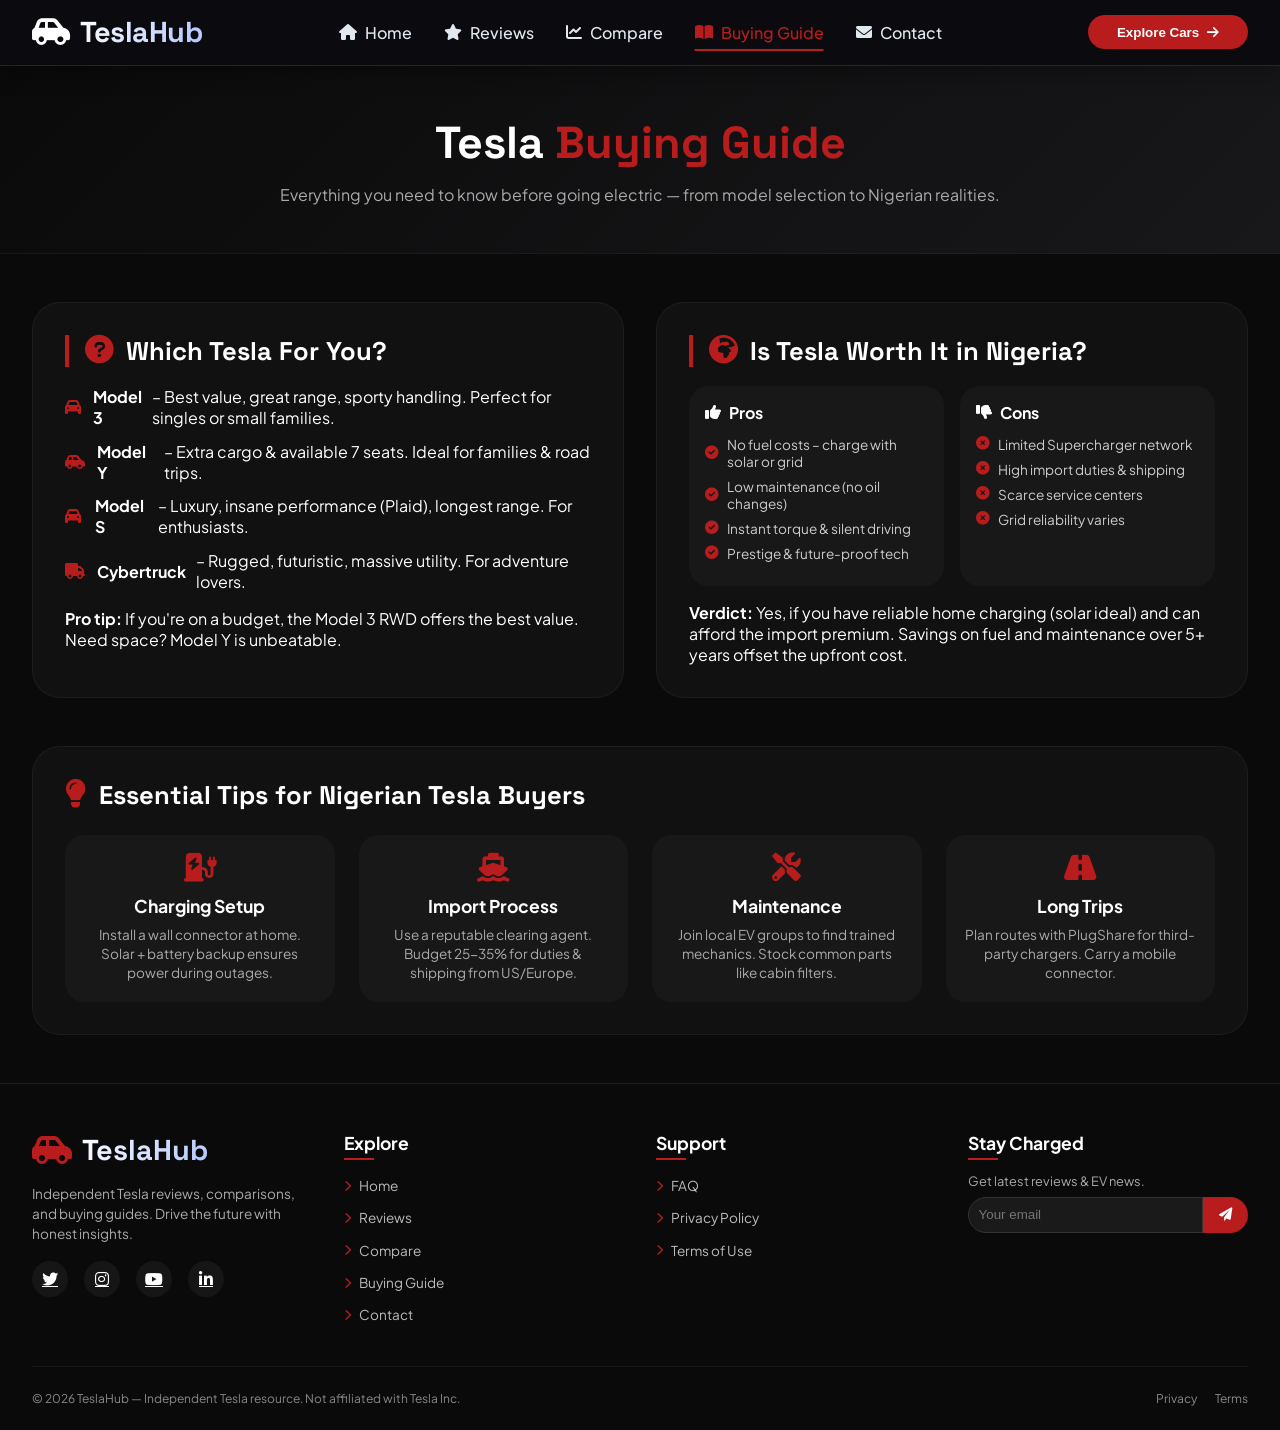
<file: buyingguide.html>
<!DOCTYPE html>
<html lang="en">
<head>
    <meta charset="UTF-8">
    <meta name="viewport" content="width=device-width, initial-scale=1.0, viewport-fit=cover">
    <title>TeslaHub | Buying Guide – Which Tesla & Worth in Nigeria</title>
    <!-- Google Fonts -->
    <link href="https://fonts.googleapis.com/css2?family=Space+Grotesk:wght@300;400;500;600;700&family=Plus+Jakarta+Sans:wght@400;500;600;700;800&display=swap" rel="stylesheet">
    <!-- Font Awesome 6 -->
    <link rel="stylesheet" href="https://cdnjs.cloudflare.com/ajax/libs/font-awesome/6.0.0-beta3/css/all.min.css">
    <style>
        * {
            margin: 0;
            padding: 0;
            box-sizing: border-box;
        }

        body {
            background: #0a0a0a;
            font-family: 'Plus Jakarta Sans', sans-serif;
            color: #fff;
            scroll-behavior: smooth;
        }

        /* ---------- NAVBAR (Centered Links) ---------- */
        .navbar {
            background: #0b0b0f;
            border-bottom: 1px solid rgba(185,28,28,0.4);
            box-shadow: 0 8px 20px rgba(0, 0, 0, 0.3);
            position: sticky;
            top: 0;
            z-index: 1000;
        }
        .nav-container {
            max-width: 1400px;
            margin: 0 auto;
            padding: 0.9rem 2rem;
            display: flex;
            align-items: center;
            justify-content: space-between;
            flex-wrap: wrap;
            position: relative;
        }
        .brand-wrapper {
            display: flex;
            align-items: center;
            gap: 10px;
            text-decoration: none;
            z-index: 1001;
        }
        .car-logo {
            font-size: 1.9rem;
            color: white;
            transition: transform 0.2s;
        }
        .brand {
            font-family: 'Space Grotesk', sans-serif;
            font-size: 1.8rem;
            font-weight: 800;
            letter-spacing: -0.5px;
            background: linear-gradient(125deg, #FFFFFF, #b0c4ff);
            -webkit-background-clip: text;
            background-clip: text;
            color: transparent;
        }
        .hamburger {
            display: none;
            background: transparent;
            border: none;
            cursor: pointer;
            padding: 0.5rem;
            z-index: 1001;
        }
        .hamburger span {
            display: block;
            width: 28px;
            height: 2px;
            background: white;
            margin: 6px 0;
            transition: 0.3s;
        }
        .nav-menu {
            display: flex;
            align-items: center;
            gap: 2rem;
        }
        .nav-links {
            display: flex;
            gap: 2rem;
            list-style: none;
            margin: 0 auto;
            position: absolute;
            left: 50%;
            transform: translateX(-50%);
        }
        .nav-links li a {
            display: flex;
            align-items: center;
            gap: 8px;
            color: #e2e8f0;
            text-decoration: none;
            font-weight: 500;
            transition: all 0.2s;
            padding: 0.5rem 0;
            position: relative;
        }
        .nav-links li a i {
            font-size: 1rem;
        }
        .nav-links li a:hover, .nav-links li a.active {
            color: #b91c1c;
        }
        .nav-links li a::after {
            content: '';
            position: absolute;
            bottom: 0;
            left: 0;
            width: 0%;
            height: 2px;
            background: #b91c1c;
            transition: width 0.25s;
        }
        .nav-links li a:hover::after, .nav-links li a.active::after {
            width: 100%;
        }
        .btn-explore {
            background: #b91c1c;
            color: white;
            border: none;
            padding: 0.6rem 1.8rem;
            border-radius: 40px;
            font-weight: 600;
            cursor: pointer;
            transition: all 0.25s;
            display: flex;
            align-items: center;
            gap: 8px;
            white-space: nowrap;
            z-index: 1001;
        }
        .btn-explore:hover {
            background: whitesmoke;
            color: #b91c1c;
            transform: translateY(-2px);
        }

        /* Responsive: on mobile, center links not needed, use hamburger */
        @media (max-width: 880px) {
            .nav-container { padding: 0.8rem 1.5rem; }
            .hamburger { display: block; }
            .nav-links {
                position: static;
                transform: none;
                flex-direction: column;
                width: 100%;
                gap: 1rem;
            }
            .nav-menu {
                position: absolute;
                top: 100%;
                left: 0;
                right: 0;
                background: #0b0b0f;
                flex-direction: column;
                align-items: flex-start;
                gap: 1.2rem;
                padding: 0 1.5rem;
                max-height: 0;
                overflow: hidden;
                transition: max-height 0.4s;
                border-top: 1px solid rgba(185,28,28,0.3);
                z-index: 999;
            }
            .nav-menu.active {
                max-height: 420px;
                padding: 1.5rem;
            }
            .btn-explore { margin-top: 0.3rem; }
        }

        /* ---------- BUYING GUIDE HERO ---------- */
        .guide-hero {
            background: linear-gradient(135deg, #0a0a0a 0%, #18181b 100%);
            padding: 3rem 2rem;
            text-align: center;
            border-bottom: 1px solid rgba(185,28,28,0.2);
        }
        .guide-hero h1 {
            font-family: 'Space Grotesk', sans-serif;
            font-size: 2.8rem;
            font-weight: 700;
            animation: fadeInUp 0.8s ease;
        }
        .guide-hero h1 span {
            color: #b91c1c;
        }
        .guide-hero p {
            color: #aaa;
            margin-top: 0.8rem;
            font-size: 1rem;
            animation: fadeInUp 0.8s 0.1s both;
        }

        /* ---------- CONTENT GRID ---------- */
        .guide-grid {
            max-width: 1300px;
            margin: 3rem auto;
            padding: 0 2rem;
            display: grid;
            grid-template-columns: 1fr 1fr;
            gap: 2rem;
        }
        .guide-card {
            background: #111111;
            border-radius: 28px;
            padding: 2rem;
            border: 1px solid rgba(255,255,255,0.05);
            transition: all 0.35s ease;
            animation: fadeInUp 0.6s ease backwards;
        }
        .guide-card:nth-child(1) { animation-delay: 0.1s; }
        .guide-card:nth-child(2) { animation-delay: 0.2s; }
        .guide-card:hover {
            transform: translateY(-6px);
            border-color: rgba(185,28,28,0.4);
        }
        .card-title {
            display: flex;
            align-items: center;
            gap: 12px;
            margin-bottom: 1.2rem;
            border-left: 4px solid #b91c1c;
            padding-left: 1rem;
        }
        .card-title i {
            font-size: 1.8rem;
            color: #b91c1c;
        }
        .card-title h3 {
            font-family: 'Space Grotesk', sans-serif;
            font-size: 1.6rem;
            font-weight: 700;
        }
        .model-list {
            list-style: none;
            margin: 1rem 0;
        }
        .model-list li {
            margin-bottom: 0.8rem;
            display: flex;
            align-items: center;
            gap: 10px;
        }
        .model-list li i {
            color: #b91c1c;
            width: 24px;
        }
        .pros-cons {
            display: flex;
            gap: 1rem;
            margin-top: 1rem;
        }
        .pros, .cons {
            flex: 1;
            background: rgba(255,255,255,0.03);
            border-radius: 20px;
            padding: 1rem;
        }
        .pros h4, .cons h4 {
            display: flex;
            align-items: center;
            gap: 8px;
            font-size: 1rem;
            margin-bottom: 0.8rem;
        }
        .pros ul, .cons ul {
            list-style: none;
        }
        .pros li, .cons li {
            margin-bottom: 0.5rem;
            display: flex;
            align-items: center;
            gap: 8px;
            font-size: 0.85rem;
            color: #ccc;
        }
        .pros li i, .cons li i {
            color: #b91c1c;
        }

        /* Tips section (full width) */
        .tips-section {
            max-width: 1300px;
            margin: 1rem auto 3rem;
            padding: 0 2rem;
        }
        .tips-card {
            background: #111111;
            border-radius: 28px;
            padding: 2rem;
            border: 1px solid rgba(255,255,255,0.05);
            animation: fadeInUp 0.6s 0.3s both;
        }
        .tips-title {
            display: flex;
            align-items: center;
            gap: 12px;
            margin-bottom: 1.5rem;
        }
        .tips-title i {
            font-size: 1.8rem;
            color: #b91c1c;
        }
        .tips-title h3 {
            font-family: 'Space Grotesk', sans-serif;
            font-size: 1.6rem;
            font-weight: 700;
        }
        .tips-grid {
            display: grid;
            grid-template-columns: repeat(auto-fit, minmax(240px, 1fr));
            gap: 1.5rem;
        }
        .tip-item {
            background: rgba(255,255,255,0.03);
            border-radius: 20px;
            padding: 1.2rem;
            text-align: center;
            transition: transform 0.2s;
        }
        .tip-item:hover {
            transform: translateY(-4px);
            background: rgba(185,28,28,0.1);
        }
        .tip-item i {
            font-size: 1.8rem;
            color: #b91c1c;
            margin-bottom: 0.8rem;
        }
        .tip-item h4 {
            font-size: 1.1rem;
            margin-bottom: 0.5rem;
        }
        .tip-item p {
            font-size: 0.85rem;
            color: #aaa;
            line-height: 1.4;
        }

        /* ---------- SCROLL BACK UP BUTTON ---------- */
        .scroll-top {
            position: fixed;
            bottom: 2rem;
            right: 2rem;
            width: 50px;
            height: 50px;
            background: #b91c1c;
            color: white;
            border: none;
            border-radius: 30px;
            font-size: 1.4rem;
            cursor: pointer;
            display: flex;
            align-items: center;
            justify-content: center;
            transition: all 0.25s ease;
            opacity: 0;
            visibility: hidden;
            z-index: 1050;
            box-shadow: 0 5px 15px rgba(185,28,28,0.4);
        }
        .scroll-top.visible {
            opacity: 1;
            visibility: visible;
        }
        .scroll-top:hover {
            background: #8b1a1a;
            transform: translateY(-5px);
        }

        /* ---------- FOOTER ---------- */
        .footer {
            background: #0a0a0a;
            border-top: 1px solid rgba(185,28,28,0.3);
            padding: 3rem 2rem 1.5rem;
            margin-top: 2rem;
        }
        .footer-container {
            max-width: 1300px;
            margin: 0 auto;
        }
        .footer-grid {
            display: grid;
            grid-template-columns: repeat(auto-fit, minmax(220px, 1fr));
            gap: 2rem;
            margin-bottom: 2rem;
        }
        .footer-brand .logo {
            display: flex;
            align-items: center;
            gap: 10px;
            margin-bottom: 1rem;
        }
        .footer-brand .logo i {
            font-size: 2rem;
            color: #b91c1c;
        }
        .footer-brand .logo span {
            font-family: 'Space Grotesk', sans-serif;
            font-size: 1.8rem;
            font-weight: 800;
            background: linear-gradient(125deg, #ffffff, #b0c4ff);
            -webkit-background-clip: text;
            background-clip: text;
            color: transparent;
        }
        .footer-brand p {
            color: #aaa;
            font-size: 0.85rem;
            line-height: 1.5;
        }
        .footer-col h4 {
            color: white;
            font-size: 1.1rem;
            margin-bottom: 1.2rem;
            position: relative;
            display: inline-block;
        }
        .footer-col h4::after {
            content: '';
            position: absolute;
            bottom: -6px;
            left: 0;
            width: 30px;
            height: 2px;
            background: #b91c1c;
        }
        .footer-links {
            list-style: none;
        }
        .footer-links li {
            margin-bottom: 0.7rem;
        }
        .footer-links a {
            color: #bbb;
            text-decoration: none;
            font-size: 0.85rem;
            display: inline-flex;
            align-items: center;
            gap: 8px;
            transition: color 0.2s;
        }
        .footer-links a i {
            font-size: 0.7rem;
            color: #b91c1c;
        }
        .footer-links a:hover {
            color: white;
        }
        .social-icons {
            display: flex;
            gap: 1rem;
            margin-top: 1rem;
        }
        .social-icons a {
            background: rgba(255,255,255,0.05);
            width: 36px;
            height: 36px;
            border-radius: 50%;
            display: flex;
            align-items: center;
            justify-content: center;
            color: white;
            transition: all 0.25s;
        }
        .social-icons a:hover {
            background: #b91c1c;
            transform: translateY(-3px);
        }
        .footer-bottom {
            border-top: 1px solid rgba(255,255,255,0.05);
            padding-top: 1.5rem;
            text-align: center;
            font-size: 0.75rem;
            color: #888;
            display: flex;
            flex-wrap: wrap;
            justify-content: space-between;
        }
        @media (max-width: 850px) {
            .guide-grid {
                grid-template-columns: 1fr;
                gap: 1.5rem;
                padding: 0 1rem;
            }
            .guide-hero h1 { font-size: 2rem; }
            .footer-bottom { flex-direction: column; gap: 0.5rem; }
            .pros-cons { flex-direction: column; }
            .tips-grid { grid-template-columns: 1fr; }
        }

        @keyframes fadeInUp {
            from {
                opacity: 0;
                transform: translateY(30px);
            }
            to {
                opacity: 1;
                transform: translateY(0);
            }
        }
    </style>
</head>
<body>

<!-- NAVBAR (Centered Links) -->
<nav class="navbar">
    <div class="nav-container">
        <a href="#" class="brand-wrapper">
            <i class="fas fa-car-side car-logo"></i>
            <span class="brand">TeslaHub</span>
        </a>
        <button class="hamburger" id="hamburgerBtn">
            <span></span><span></span><span></span>
        </button>
        <div class="nav-menu" id="navMenu">
            <ul class="nav-links">
                <li><a href="index.html"><i class="fas fa-home"></i> Home</a></li>
                <li><a href="reviews.html"><i class="fas fa-star"></i> Reviews</a></li>
                <li><a href="compare.html"><i class="fas fa-chart-line"></i> Compare</a></li>
                <li><a href="buyingguide.html" class="active"><i class="fas fa-book-open"></i> Buying Guide</a></li>
                <li><a href="contact.html"><i class="fas fa-envelope"></i> Contact</a></li>
            </ul>
            <button class="btn-explore" id="exploreBtn">Explore Cars <i class="fas fa-arrow-right"></i></button>
        </div>
    </div>
</nav>

<!-- BUYING GUIDE HERO -->
<section class="guide-hero">
    <h1>Tesla <span>Buying Guide</span></h1>
    <p>Everything you need to know before going electric — from model selection to Nigerian realities.</p>
</section>

<!-- MAIN CONTENT GRID -->
<div class="guide-grid">
    <!-- Which Tesla Should You Buy? -->
    <div class="guide-card">
        <div class="card-title">
            <i class="fas fa-question-circle"></i>
            <h3>Which Tesla For You?</h3>
        </div>
        <ul class="model-list">
            <li><i class="fas fa-car"></i> <strong>Model 3</strong> – Best value, great range, sporty handling. Perfect for singles or small families.</li>
            <li><i class="fas fa-car-side"></i> <strong>Model Y</strong> – Extra cargo & available 7 seats. Ideal for families & road trips.</li>
            <li><i class="fas fa-car"></i> <strong>Model S</strong> – Luxury, insane performance (Plaid), longest range. For enthusiasts.</li>
            <li><i class="fas fa-truck"></i> <strong>Cybertruck</strong> – Rugged, futuristic, massive utility. For adventure lovers.</li>
        </ul>
        <p style="margin-top: 1rem;"><strong>Pro tip:</strong> If you're on a budget, the Model 3 RWD offers the best value. Need space? Model Y is unbeatable.</p>
    </div>

    <!-- Is Tesla Worth It in Nigeria? -->
    <div class="guide-card">
        <div class="card-title">
            <i class="fas fa-globe-africa"></i>
            <h3>Is Tesla Worth It in Nigeria?</h3>
        </div>
        <div class="pros-cons">
            <div class="pros">
                <h4><i class="fas fa-thumbs-up"></i> Pros</h4>
                <ul>
                    <li><i class="fas fa-check-circle"></i> No fuel costs – charge with solar or grid</li>
                    <li><i class="fas fa-check-circle"></i> Low maintenance (no oil changes)</li>
                    <li><i class="fas fa-check-circle"></i> Instant torque & silent driving</li>
                    <li><i class="fas fa-check-circle"></i> Prestige & future-proof tech</li>
                </ul>
            </div>
            <div class="cons">
                <h4><i class="fas fa-thumbs-down"></i> Cons</h4>
                <ul>
                    <li><i class="fas fa-times-circle"></i> Limited Supercharger network</li>
                    <li><i class="fas fa-times-circle"></i> High import duties & shipping</li>
                    <li><i class="fas fa-times-circle"></i> Scarce service centers</li>
                    <li><i class="fas fa-times-circle"></i> Grid reliability varies</li>
                </ul>
            </div>
        </div>
        <p style="margin-top: 1rem;"><strong>Verdict:</strong> Yes, if you have reliable home charging (solar ideal) and can afford the import premium. Savings on fuel and maintenance over 5+ years offset the upfront cost.</p>
    </div>
</div>

<!-- EXTRA TIPS SECTION -->
<div class="tips-section">
    <div class="tips-card">
        <div class="tips-title">
            <i class="fas fa-lightbulb"></i>
            <h3>Essential Tips for Nigerian Tesla Buyers</h3>
        </div>
        <div class="tips-grid">
            <div class="tip-item">
                <i class="fas fa-charging-station"></i>
                <h4>Charging Setup</h4>
                <p>Install a wall connector at home. Solar + battery backup ensures power during outages.</p>
            </div>
            <div class="tip-item">
                <i class="fas fa-ship"></i>
                <h4>Import Process</h4>
                <p>Use a reputable clearing agent. Budget 25-35% for duties & shipping from US/Europe.</p>
            </div>
            <div class="tip-item">
                <i class="fas fa-tools"></i>
                <h4>Maintenance</h4>
                <p>Join local EV groups to find trained mechanics. Stock common parts like cabin filters.</p>
            </div>
            <div class="tip-item">
                <i class="fas fa-road"></i>
                <h4>Long Trips</h4>
                <p>Plan routes with PlugShare for third-party chargers. Carry a mobile connector.</p>
            </div>
        </div>
    </div>
</div>

<!-- SCROLL BACK UP BUTTON -->
<button class="scroll-top" id="scrollTopBtn" aria-label="Back to top">
    <i class="fas fa-arrow-up"></i>
</button>

<!-- FOOTER -->
<footer class="footer">
    <div class="footer-container">
        <div class="footer-grid">
            <div class="footer-brand">
                <div class="logo">
                    <i class="fas fa-car-side"></i>
                    <span>TeslaHub</span>
                </div>
                <p>Independent Tesla reviews, comparisons, and buying guides. Drive the future with honest insights.</p>
                <div class="social-icons">
                    <a href="#"><i class="fab fa-twitter"></i></a>
                    <a href="#"><i class="fab fa-instagram"></i></a>
                    <a href="#"><i class="fab fa-youtube"></i></a>
                    <a href="#"><i class="fab fa-linkedin-in"></i></a>
                </div>
            </div>
            <div class="footer-col">
                <h4>Explore</h4>
                <ul class="footer-links">
                    <li><a href="index.html"><i class="fas fa-chevron-right"></i> Home</a></li>
                    <li><a href="reviews.html"><i class="fas fa-chevron-right"></i> Reviews</a></li>
                    <li><a href="compare.html"><i class="fas fa-chevron-right"></i> Compare</a></li>
                    <li><a href="buyingguide.html"><i class="fas fa-chevron-right"></i> Buying Guide</a></li>
                    <li><a href="contact.html"><i class="fas fa-chevron-right"></i> Contact</a></li>
                </ul>
            </div>
            <div class="footer-col">
                <h4>Support</h4>
                <ul class="footer-links">
                    <li><a href="#"><i class="fas fa-chevron-right"></i> FAQ</a></li>
                    <li><a href="#"><i class="fas fa-chevron-right"></i> Privacy Policy</a></li>
                    <li><a href="#"><i class="fas fa-chevron-right"></i> Terms of Use</a></li>
                </ul>
            </div>
            <div class="footer-col">
                <h4>Stay Charged</h4>
                <p style="color: #aaa; font-size: 0.8rem;">Get latest reviews & EV news.</p>
                <div style="display: flex; margin-top: 0.5rem;">
                    <input type="email" placeholder="Your email" style="flex:1; background:#1a1a1a; border:1px solid #333; padding:0.6rem; border-radius:40px 0 0 40px; color:white;">
                    <button style="background:#b91c1c; border:none; padding:0 1rem; border-radius:0 40px 40px 0; color:white; cursor:pointer;"><i class="fas fa-paper-plane"></i></button>
                </div>
            </div>
        </div>
        <div class="footer-bottom">
            <span>© 2026 TeslaHub — Independent Tesla resource. Not affiliated with Tesla Inc.</span>
            <div>
                <a href="#" style="color:#888; text-decoration:none; margin-right:1rem;">Privacy</a>
                <a href="#" style="color:#888; text-decoration:none;">Terms</a>
            </div>
        </div>
    </div>
</footer>

<script>


     document.addEventListener("DOMContentLoaded", function() {

    document.getElementById("exploreBtn").addEventListener("click", function() {
      window.location.href = "reviews.html";
  });
});








    // Hamburger toggle
    const hamburger = document.getElementById('hamburgerBtn');
    const navMenu = document.getElementById('navMenu');
    function toggleMenu() {
        navMenu.classList.toggle('active');
        const spans = hamburger.querySelectorAll('span');
        if (navMenu.classList.contains('active')) {
            spans[0].style.transform = 'rotate(45deg) translate(5px, 6px)';
            spans[1].style.opacity = '0';
            spans[2].style.transform = 'rotate(-45deg) translate(5px, -6px)';
        } else {
            spans[0].style.transform = 'none';
            spans[1].style.opacity = '1';
            spans[2].style.transform = 'none';
        }
    }
    if (hamburger) hamburger.addEventListener('click', (e) => { e.stopPropagation(); toggleMenu(); });
    document.querySelectorAll('.nav-links li a').forEach(link => {
        link.addEventListener('click', () => {
            if (window.innerWidth <= 880 && navMenu.classList.contains('active')) toggleMenu();
        });
    });
    window.addEventListener('resize', () => {
        if (window.innerWidth > 880 && navMenu.classList.contains('active')) toggleMenu();
    });
   
    // Scroll back up button
    const scrollBtn = document.getElementById('scrollTopBtn');
    window.addEventListener('scroll', () => {
        if (window.scrollY > 400) scrollBtn.classList.add('visible');
        else scrollBtn.classList.remove('visible');
    });
    scrollBtn.addEventListener('click', () => window.scrollTo({ top: 0, behavior: 'smooth' }));
</script>
</body>
</html>
</file>
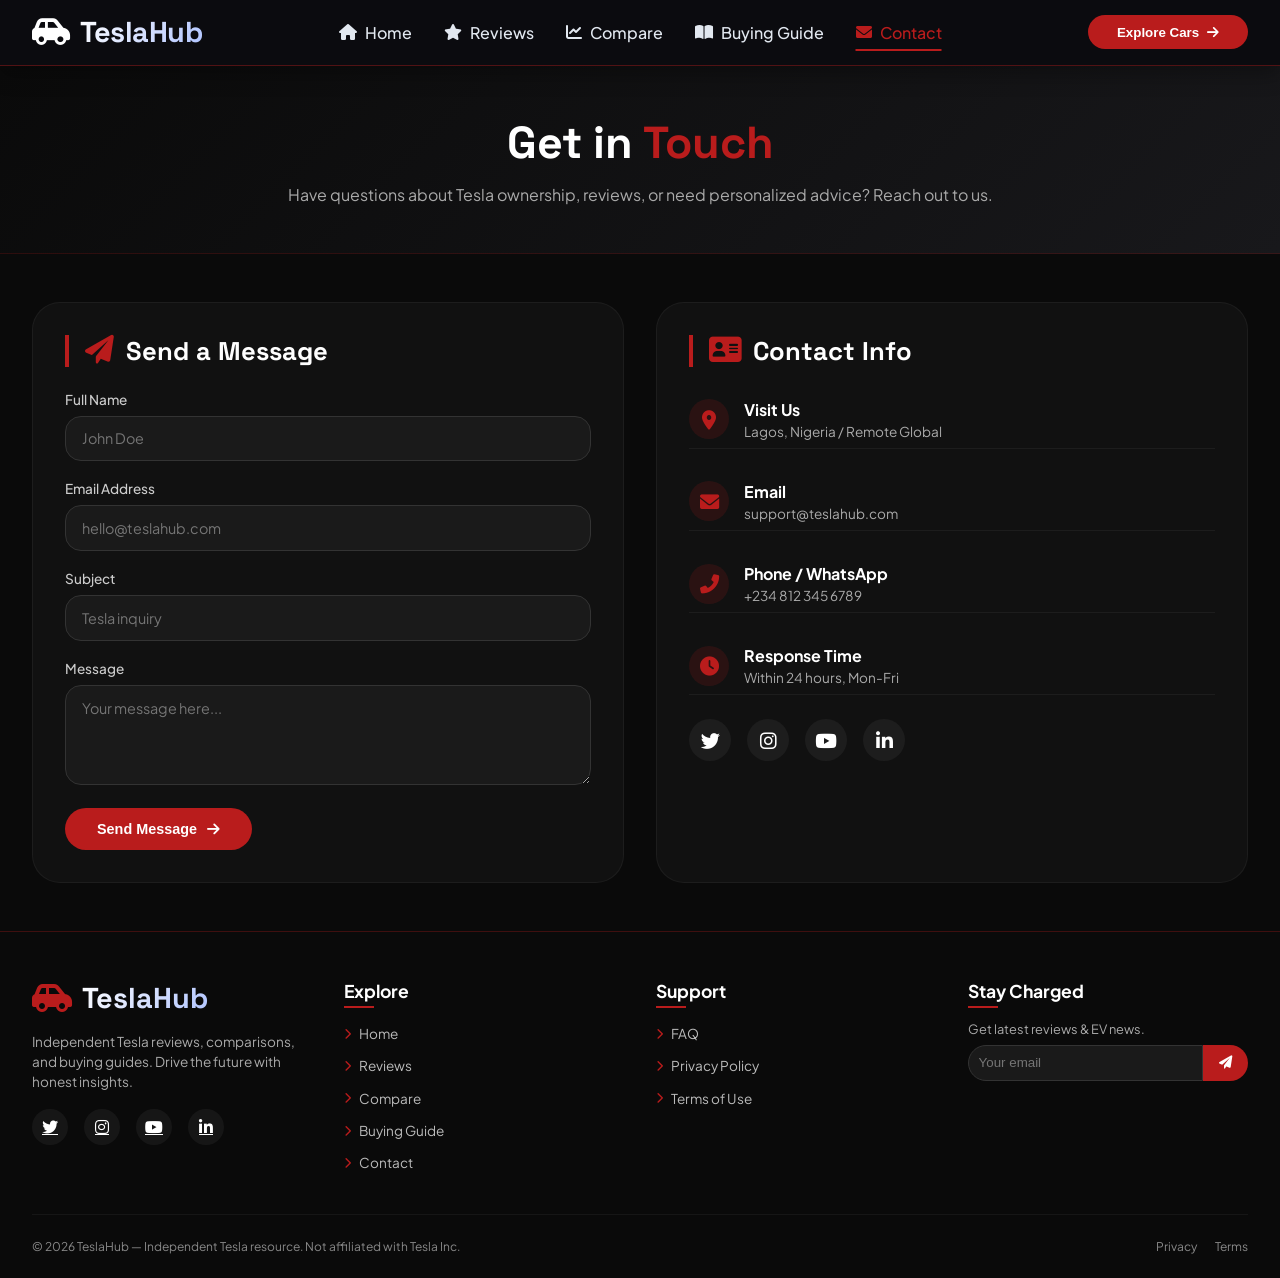
<file: contact.html>
<!DOCTYPE html>
<html lang="en">
<head>
    <meta charset="UTF-8">
    <meta name="viewport" content="width=device-width, initial-scale=1.0, viewport-fit=cover">
    <title>TeslaHub | Contact Us</title>
    <!-- Google Fonts -->
    <link href="https://fonts.googleapis.com/css2?family=Space+Grotesk:wght@300;400;500;600;700&family=Plus+Jakarta+Sans:wght@400;500;600;700;800&display=swap" rel="stylesheet">
    <!-- Font Awesome 6 -->
    <link rel="stylesheet" href="https://cdnjs.cloudflare.com/ajax/libs/font-awesome/6.0.0-beta3/css/all.min.css">
    <style>
        * {
            margin: 0;
            padding: 0;
            box-sizing: border-box;
        }

        body {
            background: #0a0a0a;
            font-family: 'Plus Jakarta Sans', sans-serif;
            color: #fff;
            scroll-behavior: smooth;
        }

        /* ---------- NAVBAR (Centered Links) ---------- */
        .navbar {
            background: #0b0b0f;
            border-bottom: 1px solid rgba(185,28,28,0.4);
            box-shadow: 0 8px 20px rgba(0, 0, 0, 0.3);
            position: sticky;
            top: 0;
            z-index: 1000;
        }
        .nav-container {
            max-width: 1400px;
            margin: 0 auto;
            padding: 0.9rem 2rem;
            display: flex;
            align-items: center;
            justify-content: space-between;
            flex-wrap: wrap;
            position: relative;
        }
        .brand-wrapper {
            display: flex;
            align-items: center;
            gap: 10px;
            text-decoration: none;
            z-index: 1001;
        }
        .car-logo {
            font-size: 1.9rem;
            color: white;
            transition: transform 0.2s;
        }
        .brand {
            font-family: 'Space Grotesk', sans-serif;
            font-size: 1.8rem;
            font-weight: 800;
            letter-spacing: -0.5px;
            background: linear-gradient(125deg, #FFFFFF, #b0c4ff);
            -webkit-background-clip: text;
            background-clip: text;
            color: transparent;
        }
        .hamburger {
            display: none;
            background: transparent;
            border: none;
            cursor: pointer;
            padding: 0.5rem;
            z-index: 1001;
        }
        .hamburger span {
            display: block;
            width: 28px;
            height: 2px;
            background: white;
            margin: 6px 0;
            transition: 0.3s;
        }
        .nav-menu {
            display: flex;
            align-items: center;
            gap: 2rem;
        }
        .nav-links {
            display: flex;
            gap: 2rem;
            list-style: none;
            margin: 0 auto;
            position: absolute;
            left: 50%;
            transform: translateX(-50%);
        }
        .nav-links li a {
            display: flex;
            align-items: center;
            gap: 8px;
            color: #e2e8f0;
            text-decoration: none;
            font-weight: 500;
            transition: all 0.2s;
            padding: 0.5rem 0;
            position: relative;
        }
        .nav-links li a i {
            font-size: 1rem;
        }
        .nav-links li a:hover, .nav-links li a.active {
            color: #b91c1c;
        }
        .nav-links li a::after {
            content: '';
            position: absolute;
            bottom: 0;
            left: 0;
            width: 0%;
            height: 2px;
            background: #b91c1c;
            transition: width 0.25s;
        }
        .nav-links li a:hover::after, .nav-links li a.active::after {
            width: 100%;
        }
        .btn-explore {
            background: #b91c1c;
            color: white;
            border: none;
            padding: 0.6rem 1.8rem;
            border-radius: 40px;
            font-weight: 600;
            cursor: pointer;
            transition: all 0.25s;
            display: flex;
            align-items: center;
            gap: 8px;
            white-space: nowrap;
            z-index: 1001;
        }
      .btn-explore:hover {
            background: whitesmoke;
            color: #b91c1c;
            transform: translateY(-2px);
        }
        /* Responsive: on mobile, center links not needed, use hamburger */
        @media (max-width: 880px) {
            .nav-container { padding: 0.8rem 1.5rem; }
            .hamburger { display: block; }
            .nav-links {
                position: static;
                transform: none;
                flex-direction: column;
                width: 100%;
                gap: 1rem;
            }
            .nav-menu {
                position: absolute;
                top: 100%;
                left: 0;
                right: 0;
                background: #0b0b0f;
                flex-direction: column;
                align-items: flex-start;
                gap: 1.2rem;
                padding: 0 1.5rem;
                max-height: 0;
                overflow: hidden;
                transition: max-height 0.4s;
                border-top: 1px solid rgba(185,28,28,0.3);
                z-index: 999;
            }
            .nav-menu.active {
                max-height: 420px;
                padding: 1.5rem;
            }
            .btn-explore { margin-top: 0.3rem; }
        }

        /* ---------- CONTACT PAGE HERO ---------- */
        .contact-hero {
            background: linear-gradient(135deg, #0a0a0a 0%, #18181b 100%);
            padding: 3rem 2rem;
            text-align: center;
            border-bottom: 1px solid rgba(185,28,28,0.2);
        }
        .contact-hero h1 {
            font-family: 'Space Grotesk', sans-serif;
            font-size: 2.8rem;
            font-weight: 700;
            animation: fadeInUp 0.8s ease;
        }
        .contact-hero h1 span {
            color: #b91c1c;
        }
        .contact-hero p {
            color: #aaa;
            margin-top: 0.8rem;
            font-size: 1rem;
            animation: fadeInUp 0.8s 0.1s both;
        }

        /* ---------- CONTENT GRID (Form + Info) ---------- */
        .contact-grid {
            max-width: 1300px;
            margin: 3rem auto;
            padding: 0 2rem;
            display: grid;
            grid-template-columns: 1fr 1fr;
            gap: 2rem;
        }
        .contact-card {
            background: #111111;
            border-radius: 28px;
            padding: 2rem;
            border: 1px solid rgba(255,255,255,0.05);
            transition: all 0.35s ease;
            animation: fadeInUp 0.6s ease backwards;
        }
        .contact-card:nth-child(1) { animation-delay: 0.1s; }
        .contact-card:nth-child(2) { animation-delay: 0.2s; }
        .contact-card:hover {
            transform: translateY(-6px);
            border-color: rgba(185,28,28,0.4);
        }
        .card-title {
            display: flex;
            align-items: center;
            gap: 12px;
            margin-bottom: 1.5rem;
            border-left: 4px solid #b91c1c;
            padding-left: 1rem;
        }
        .card-title i {
            font-size: 1.8rem;
            color: #b91c1c;
        }
        .card-title h3 {
            font-family: 'Space Grotesk', sans-serif;
            font-size: 1.6rem;
            font-weight: 700;
        }

        /* Contact Form */
        .form-group {
            margin-bottom: 1.2rem;
        }
        .form-group label {
            display: block;
            margin-bottom: 0.5rem;
            font-size: 0.85rem;
            font-weight: 500;
            color: #ccc;
        }
        .form-group input, .form-group textarea {
            width: 100%;
            background: #1a1a1a;
            border: 1px solid #333;
            border-radius: 16px;
            padding: 0.8rem 1rem;
            color: white;
            font-family: inherit;
            font-size: 0.9rem;
            transition: border 0.2s;
        }
        .form-group input:focus, .form-group textarea:focus {
            outline: none;
            border-color: #b91c1c;
        }
        .form-group textarea {
            resize: vertical;
            min-height: 100px;
        }
        .btn-submit {
            background: #b91c1c;
            color: white;
            border: none;
            padding: 0.8rem 2rem;
            border-radius: 40px;
            font-weight: 600;
            cursor: pointer;
            transition: all 0.25s;
            display: inline-flex;
            align-items: center;
            gap: 10px;
            font-size: 0.9rem;
        }
        .btn-submit:hover {
            background: #8b1a1a;
            transform: translateY(-2px);
        }

        /* Contact Info Items */
        .info-item {
            display: flex;
            align-items: center;
            gap: 15px;
            margin-bottom: 1.5rem;
            padding: 0.5rem 0;
            border-bottom: 1px solid rgba(255,255,255,0.05);
        }
        .info-item i {
            width: 40px;
            height: 40px;
            background: rgba(185,28,28,0.15);
            border-radius: 50%;
            display: flex;
            align-items: center;
            justify-content: center;
            font-size: 1.2rem;
            color: #b91c1c;
        }
        .info-item h4 {
            font-size: 1rem;
            margin-bottom: 0.2rem;
        }
        .info-item p {
            color: #aaa;
            font-size: 0.85rem;
        }
        .social-contact {
            display: flex;
            gap: 1rem;
            margin-top: 1.5rem;
        }
        .social-contact a {
            background: rgba(255,255,255,0.05);
            width: 42px;
            height: 42px;
            border-radius: 50%;
            display: flex;
            align-items: center;
            justify-content: center;
            color: white;
            font-size: 1.2rem;
            transition: all 0.25s;
            text-decoration: none;
        }
        .social-contact a:hover {
            background: #b91c1c;
            transform: translateY(-3px);
        }

        /* ---------- SCROLL BACK UP BUTTON ---------- */
        .scroll-top {
            position: fixed;
            bottom: 2rem;
            right: 2rem;
            width: 50px;
            height: 50px;
            background: #b91c1c;
            color: white;
            border: none;
            border-radius: 30px;
            font-size: 1.4rem;
            cursor: pointer;
            display: flex;
            align-items: center;
            justify-content: center;
            transition: all 0.25s ease;
            opacity: 0;
            visibility: hidden;
            z-index: 1050;
            box-shadow: 0 5px 15px rgba(185,28,28,0.4);
        }
        .scroll-top.visible {
            opacity: 1;
            visibility: visible;
        }
        .scroll-top:hover {
            background: #8b1a1a;
            transform: translateY(-5px);
        }

        /* ---------- FOOTER ---------- */
        .footer {
            background: #0a0a0a;
            border-top: 1px solid rgba(185,28,28,0.3);
            padding: 3rem 2rem 1.5rem;
            margin-top: 2rem;
        }
        .footer-container {
            max-width: 1300px;
            margin: 0 auto;
        }
        .footer-grid {
            display: grid;
            grid-template-columns: repeat(auto-fit, minmax(220px, 1fr));
            gap: 2rem;
            margin-bottom: 2rem;
        }
        .footer-brand .logo {
            display: flex;
            align-items: center;
            gap: 10px;
            margin-bottom: 1rem;
        }
        .footer-brand .logo i {
            font-size: 2rem;
            color: #b91c1c;
        }
        .footer-brand .logo span {
            font-family: 'Space Grotesk', sans-serif;
            font-size: 1.8rem;
            font-weight: 800;
            background: linear-gradient(125deg, #ffffff, #b0c4ff);
            -webkit-background-clip: text;
            background-clip: text;
            color: transparent;
        }
        .footer-brand p {
            color: #aaa;
            font-size: 0.85rem;
            line-height: 1.5;
        }
        .footer-col h4 {
            color: white;
            font-size: 1.1rem;
            margin-bottom: 1.2rem;
            position: relative;
            display: inline-block;
        }
        .footer-col h4::after {
            content: '';
            position: absolute;
            bottom: -6px;
            left: 0;
            width: 30px;
            height: 2px;
            background: #b91c1c;
        }
        .footer-links {
            list-style: none;
        }
        .footer-links li {
            margin-bottom: 0.7rem;
        }
        .footer-links a {
            color: #bbb;
            text-decoration: none;
            font-size: 0.85rem;
            display: inline-flex;
            align-items: center;
            gap: 8px;
            transition: color 0.2s;
        }
        .footer-links a i {
            font-size: 0.7rem;
            color: #b91c1c;
        }
        .footer-links a:hover {
            color: white;
        }
        .social-icons {
            display: flex;
            gap: 1rem;
            margin-top: 1rem;
        }
        .social-icons a {
            background: rgba(255,255,255,0.05);
            width: 36px;
            height: 36px;
            border-radius: 50%;
            display: flex;
            align-items: center;
            justify-content: center;
            color: white;
            transition: all 0.25s;
        }
        .social-icons a:hover {
            background: #b91c1c;
            transform: translateY(-3px);
        }
        .footer-bottom {
            border-top: 1px solid rgba(255,255,255,0.05);
            padding-top: 1.5rem;
            text-align: center;
            font-size: 0.75rem;
            color: #888;
            display: flex;
            flex-wrap: wrap;
            justify-content: space-between;
        }
        @media (max-width: 850px) {
            .contact-grid {
                grid-template-columns: 1fr;
                gap: 1.5rem;
                padding: 0 1rem;
            }
            .contact-hero h1 { font-size: 2rem; }
            .footer-bottom { flex-direction: column; gap: 0.5rem; }
        }

        @keyframes fadeInUp {
            from {
                opacity: 0;
                transform: translateY(30px);
            }
            to {
                opacity: 1;
                transform: translateY(0);
            }
        }
    </style>
</head>
<body>

<!-- NAVBAR (Centered Links) -->
<nav class="navbar">
    <div class="nav-container">
        <a href="#" class="brand-wrapper">
            <i class="fas fa-car-side car-logo"></i>
            <span class="brand">TeslaHub</span>
        </a>
        <button class="hamburger" id="hamburgerBtn">
            <span></span><span></span><span></span>
        </button>
        <div class="nav-menu" id="navMenu">
            <ul class="nav-links">
                <li><a href="index.html"><i class="fas fa-home"></i> Home</a></li>
                <li><a href="reviews.html"><i class="fas fa-star"></i> Reviews</a></li>
                <li><a href="compare.html"><i class="fas fa-chart-line"></i> Compare</a></li>
                <li><a href="buyingguide.html"><i class="fas fa-book-open"></i> Buying Guide</a></li>
                <li><a href="contact.html" class="active"><i class="fas fa-envelope"></i> Contact</a></li>
            </ul>
            <button class="btn-explore" id="exploreBtn">Explore Cars <i class="fas fa-arrow-right"></i></button>
        </div>
    </div>
</nav>

<!-- CONTACT HERO -->
<section class="contact-hero">
    <h1>Get in <span>Touch</span></h1>
    <p>Have questions about Tesla ownership, reviews, or need personalized advice? Reach out to us.</p>
</section>

<!-- CONTACT FORM + INFO -->
<div class="contact-grid">
    <!-- Contact Form -->
    <div class="contact-card">
        <div class="card-title">
            <i class="fas fa-paper-plane"></i>
            <h3>Send a Message</h3>
        </div>
        <form id="contactForm">
            <div class="form-group">
                <label>Full Name</label>
                <input type="text" placeholder="John Doe" required>
            </div>
            <div class="form-group">
                <label>Email Address</label>
                <input type="email" placeholder="hello@teslahub.com" required>
            </div>
            <div class="form-group">
                <label>Subject</label>
                <input type="text" placeholder="Tesla inquiry">
            </div>
            <div class="form-group">
                <label>Message</label>
                <textarea placeholder="Your message here..."></textarea>
            </div>
            <button type="submit" class="btn-submit">Send Message <i class="fas fa-arrow-right"></i></button>
        </form>
    </div>

    <!-- Contact Info -->
    <div class="contact-card">
        <div class="card-title">
            <i class="fas fa-address-card"></i>
            <h3>Contact Info</h3>
        </div>
        <div class="info-item">
            <i class="fas fa-map-marker-alt"></i>
            <div>
                <h4>Visit Us</h4>
                <p>Lagos, Nigeria / Remote Global</p>
            </div>
        </div>
        <div class="info-item">
            <i class="fas fa-envelope"></i>
            <div>
                <h4>Email</h4>
                <p>support@teslahub.com</p>
            </div>
        </div>
        <div class="info-item">
            <i class="fas fa-phone-alt"></i>
            <div>
                <h4>Phone / WhatsApp</h4>
                <p>+234 812 345 6789</p>
            </div>
        </div>
        <div class="info-item">
            <i class="fas fa-clock"></i>
            <div>
                <h4>Response Time</h4>
                <p>Within 24 hours, Mon-Fri</p>
            </div>
        </div>
        <div class="social-contact">
            <a href="#" aria-label="Twitter"><i class="fab fa-twitter"></i></a>
            <a href="#" aria-label="Instagram"><i class="fab fa-instagram"></i></a>
            <a href="#" aria-label="YouTube"><i class="fab fa-youtube"></i></a>
            <a href="#" aria-label="LinkedIn"><i class="fab fa-linkedin-in"></i></a>
        </div>
    </div>
</div>

<!-- SCROLL BACK UP BUTTON -->
<button class="scroll-top" id="scrollTopBtn" aria-label="Back to top">
    <i class="fas fa-arrow-up"></i>
</button>

<!-- FOOTER -->
<footer class="footer">
    <div class="footer-container">
        <div class="footer-grid">
            <div class="footer-brand">
                <div class="logo">
                    <i class="fas fa-car-side"></i>
                    <span>TeslaHub</span>
                </div>
                <p>Independent Tesla reviews, comparisons, and buying guides. Drive the future with honest insights.</p>
                <div class="social-icons">
                    <a href="#"><i class="fab fa-twitter"></i></a>
                    <a href="#"><i class="fab fa-instagram"></i></a>
                    <a href="#"><i class="fab fa-youtube"></i></a>
                    <a href="#"><i class="fab fa-linkedin-in"></i></a>
                </div>
            </div>
            <div class="footer-col">
                <h4>Explore</h4>
                <ul class="footer-links">
                    <li><a href="index.html"><i class="fas fa-chevron-right"></i> Home</a></li>
                    <li><a href="reviews.html"><i class="fas fa-chevron-right"></i> Reviews</a></li>
                    <li><a href="compare.html"><i class="fas fa-chevron-right"></i> Compare</a></li>
                    <li><a href="buyingguide.html"><i class="fas fa-chevron-right"></i> Buying Guide</a></li>
                    <li><a href="contact.html"><i class="fas fa-chevron-right"></i> Contact</a></li>
                </ul>
            </div>
            <div class="footer-col">
                <h4>Support</h4>
                <ul class="footer-links">
                    <li><a href="#"><i class="fas fa-chevron-right"></i> FAQ</a></li>
                    <li><a href="#"><i class="fas fa-chevron-right"></i> Privacy Policy</a></li>
                    <li><a href="#"><i class="fas fa-chevron-right"></i> Terms of Use</a></li>
                </ul>
            </div>
            <div class="footer-col">
                <h4>Stay Charged</h4>
                <p style="color: #aaa; font-size: 0.8rem;">Get latest reviews & EV news.</p>
                <div style="display: flex; margin-top: 0.5rem;">
                    <input type="email" placeholder="Your email" style="flex:1; background:#1a1a1a; border:1px solid #333; padding:0.6rem; border-radius:40px 0 0 40px; color:white;">
                    <button style="background:#b91c1c; border:none; padding:0 1rem; border-radius:0 40px 40px 0; color:white; cursor:pointer;"><i class="fas fa-paper-plane"></i></button>
                </div>
            </div>
        </div>
        <div class="footer-bottom">
            <span>© 2026 TeslaHub — Independent Tesla resource. Not affiliated with Tesla Inc.</span>
            <div>
                <a href="#" style="color:#888; text-decoration:none; margin-right:1rem;">Privacy</a>
                <a href="#" style="color:#888; text-decoration:none;">Terms</a>
            </div>
        </div>
    </div>
</footer>

<script>


     document.addEventListener("DOMContentLoaded", function() {

    document.getElementById("exploreBtn").addEventListener("click", function() {
      window.location.href = "reviews.html";
  });
});









    // Hamburger toggle
    const hamburger = document.getElementById('hamburgerBtn');
    const navMenu = document.getElementById('navMenu');
    function toggleMenu() {
        navMenu.classList.toggle('active');
        const spans = hamburger.querySelectorAll('span');
        if (navMenu.classList.contains('active')) {
            spans[0].style.transform = 'rotate(45deg) translate(5px, 6px)';
            spans[1].style.opacity = '0';
            spans[2].style.transform = 'rotate(-45deg) translate(5px, -6px)';
        } else {
            spans[0].style.transform = 'none';
            spans[1].style.opacity = '1';
            spans[2].style.transform = 'none';
        }
    }
    if (hamburger) hamburger.addEventListener('click', (e) => { e.stopPropagation(); toggleMenu(); });
    document.querySelectorAll('.nav-links li a').forEach(link => {
        link.addEventListener('click', () => {
            if (window.innerWidth <= 880 && navMenu.classList.contains('active')) toggleMenu();
        });
    });
    window.addEventListener('resize', () => {
        if (window.innerWidth > 880 && navMenu.classList.contains('active')) toggleMenu();
    });
   

    // Scroll back up button
    const scrollBtn = document.getElementById('scrollTopBtn');
    window.addEventListener('scroll', () => {
        if (window.scrollY > 400) scrollBtn.classList.add('visible');
        else scrollBtn.classList.remove('visible');
    });
    scrollBtn.addEventListener('click', () => window.scrollTo({ top: 0, behavior: 'smooth' }));

    // Form submission alert (demo)
    const contactForm = document.getElementById('contactForm');
    contactForm.addEventListener('submit', (e) => {
        e.preventDefault();
        alert("📩 Thanks for reaching out! Our team will get back to you within 24 hours.");
        contactForm.reset();
    });
</script>
</body>
</html>
</file>
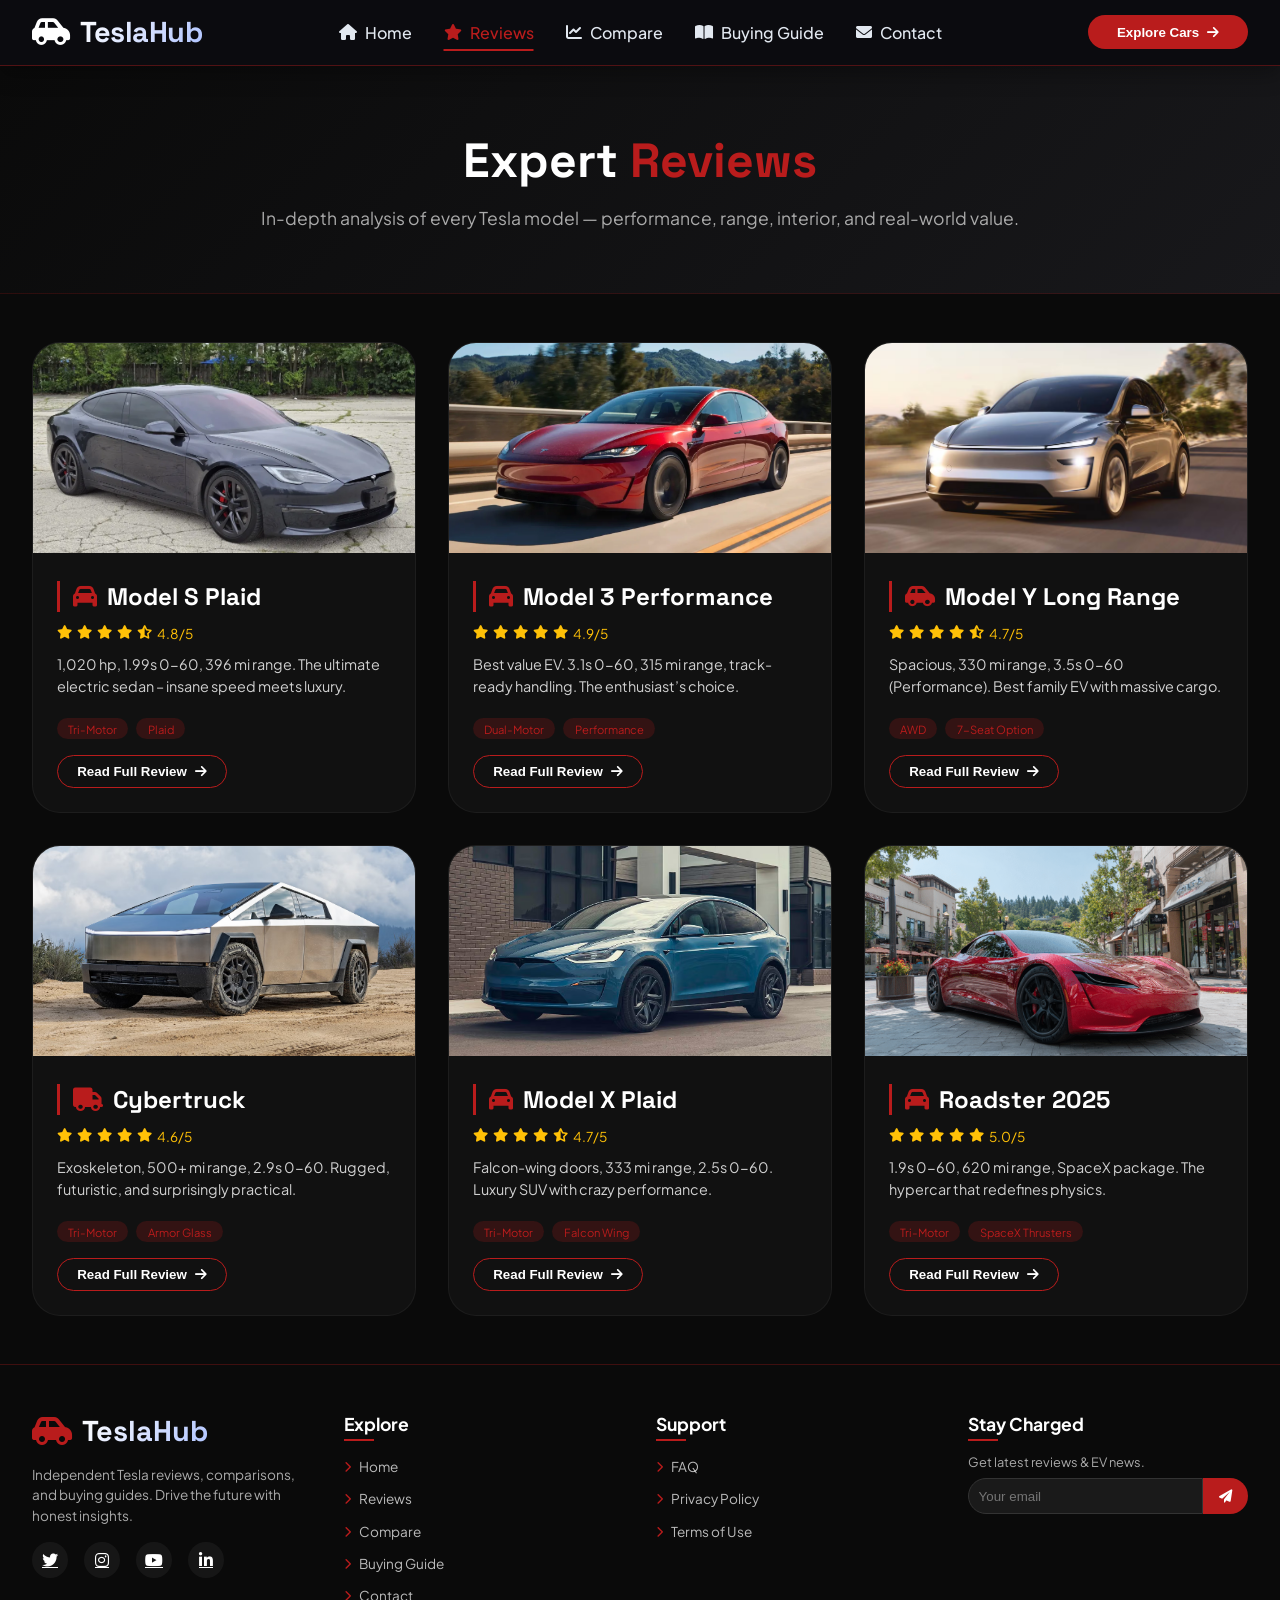
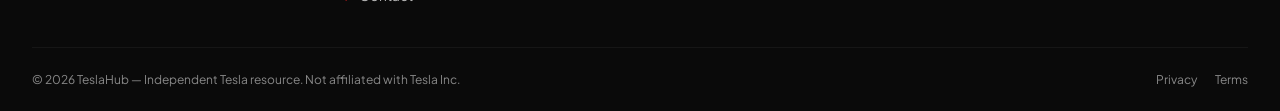
<file: reviews.html>
<!DOCTYPE html>
<html lang="en">
<head>
    <meta charset="UTF-8">
    <meta name="viewport" content="width=device-width, initial-scale=1.0, viewport-fit=cover">
    <title>TeslaHub | Expert Tesla Reviews</title>
    <!-- Google Fonts -->
    <link href="https://fonts.googleapis.com/css2?family=Space+Grotesk:wght@300;400;500;600;700&family=Plus+Jakarta+Sans:wght@400;500;600;700;800&display=swap" rel="stylesheet">
    <!-- Font Awesome 6 -->
    <link rel="stylesheet" href="https://cdnjs.cloudflare.com/ajax/libs/font-awesome/6.0.0-beta3/css/all.min.css">
    <style>
        * {
            margin: 0;
            padding: 0;
            box-sizing: border-box;
        }

        body {
            background: #0a0a0a;
            font-family: 'Plus Jakarta Sans', sans-serif;
            color: #fff;
            scroll-behavior: smooth;
        }

        /* ---------- NAVBAR (Centered Links) ---------- */
        .navbar {
            background: #0b0b0f;
            border-bottom: 1px solid rgba(185,28,28,0.4);
            box-shadow: 0 8px 20px rgba(0, 0, 0, 0.3);
            position: sticky;
            top: 0;
            z-index: 1000;
        }
        .nav-container {
            max-width: 1400px;
            margin: 0 auto;
            padding: 0.9rem 2rem;
            display: flex;
            align-items: center;
            justify-content: space-between;
            flex-wrap: wrap;
            position: relative;
        }
        .brand-wrapper {
            display: flex;
            align-items: center;
            gap: 10px;
            text-decoration: none;
            z-index: 1001;
        }
        .car-logo {
            font-size: 1.9rem;
            color: white;
            transition: transform 0.2s;
        }
        .brand {
            font-family: 'Space Grotesk', sans-serif;
            font-size: 1.8rem;
            font-weight: 800;
            letter-spacing: -0.5px;
            background: linear-gradient(125deg, #FFFFFF, #b0c4ff);
            -webkit-background-clip: text;
            background-clip: text;
            color: transparent;
        }
        .hamburger {
            display: none;
            background: transparent;
            border: none;
            cursor: pointer;
            padding: 0.5rem;
            z-index: 1001;
        }
        .hamburger span {
            display: block;
            width: 28px;
            height: 2px;
            background: white;
            margin: 6px 0;
            transition: 0.3s;
        }
        .nav-menu {
            display: flex;
            align-items: center;
            gap: 2rem;
        }
        .nav-links {
            display: flex;
            gap: 2rem;
            list-style: none;
            margin: 0 auto;
            position: absolute;
            left: 50%;
            transform: translateX(-50%);
        }
        .nav-links li a {
            display: flex;
            align-items: center;
            gap: 8px;
            color: #e2e8f0;
            text-decoration: none;
            font-weight: 500;
            transition: all 0.2s;
            padding: 0.5rem 0;
            position: relative;
        }
        .nav-links li a i {
            font-size: 1rem;
        }
        .nav-links li a:hover, .nav-links li a.active {
            color: #b91c1c;
        }
        .nav-links li a::after {
            content: '';
            position: absolute;
            bottom: 0;
            left: 0;
            width: 0%;
            height: 2px;
            background: #b91c1c;
            transition: width 0.25s;
        }
        .nav-links li a:hover::after, .nav-links li a.active::after {
            width: 100%;
        }
        .btn-explore {
            background: #b91c1c;
            color: white;
            border: none;
            padding: 0.6rem 1.8rem;
            border-radius: 40px;
            font-weight: 600;
            cursor: pointer;
            transition: all 0.25s;
            display: flex;
            align-items: center;
            gap: 8px;
            white-space: nowrap;
            z-index: 1001;
        }
        .btn-explore:hover {
            background: whitesmoke;
            color: #b91c1c;
            transform: translateY(-2px);
        }

        /* Responsive: on mobile, center links not needed, use hamburger */
        @media (max-width: 880px) {
            .nav-container { padding: 0.8rem 1.5rem; }
            .hamburger { display: block; }
            .nav-links {
                position: static;
                transform: none;
                flex-direction: column;
                width: 100%;
                gap: 1rem;
            }
            .nav-menu {
                position: absolute;
                top: 100%;
                left: 0;
                right: 0;
                background: #0b0b0f;
                flex-direction: column;
                align-items: flex-start;
                gap: 1.2rem;
                padding: 0 1.5rem;
                max-height: 0;
                overflow: hidden;
                transition: max-height 0.4s;
                border-top: 1px solid rgba(185,28,28,0.3);
                z-index: 999;
            }
            .nav-menu.active {
                max-height: 420px;
                padding: 1.5rem;
            }
            .btn-explore { margin-top: 0.3rem; }
        }

        /* ---------- REVIEWS PAGE HERO ---------- */
        .reviews-hero {
            background: linear-gradient(135deg, #0a0a0a 0%, #18181b 100%);
            padding: 4rem 2rem;
            text-align: center;
            border-bottom: 1px solid rgba(185,28,28,0.2);
        }
        .reviews-hero h1 {
            font-family: 'Space Grotesk', sans-serif;
            font-size: 3rem;
            font-weight: 700;
            animation: fadeInUp 0.8s ease;
        }
        .reviews-hero h1 span {
            color: #b91c1c;
        }
        .reviews-hero p {
            color: #aaa;
            margin-top: 1rem;
            font-size: 1.1rem;
            animation: fadeInUp 0.8s 0.1s both;
        }

        /* ---------- REVIEW CARDS GRID ---------- */
        .reviews-grid {
            max-width: 1300px;
            margin: 3rem auto;
            padding: 0 2rem;
            display: grid;
            grid-template-columns: repeat(auto-fill, minmax(340px, 1fr));
            gap: 2rem;
        }
        .review-card {
            background: #111111;
            border-radius: 28px;
            overflow: hidden;
            border: 1px solid rgba(255,255,255,0.05);
            transition: all 0.35s cubic-bezier(0.2, 0.9, 0.4, 1.1);
            animation: fadeInUp 0.5s ease backwards;
        }
        .review-card:hover {
            transform: translateY(-8px);
            border-color: rgba(185,28,28,0.5);
            box-shadow: 0 20px 35px -12px rgba(185,28,28,0.2);
        }
        .card-img {
            width: 100%;
            height: 210px;
            object-fit: cover;
            transition: transform 0.5s;
        }
        .review-card:hover .card-img {
            transform: scale(1.03);
        }
        .card-content {
            padding: 1.5rem;
        }
        .card-title {
            display: flex;
            align-items: center;
            gap: 10px;
            margin-bottom: 0.8rem;
            border-left: 3px solid #b91c1c;
            padding-left: 0.8rem;
        }
        .card-title i {
            font-size: 1.5rem;
            color: #b91c1c;
        }
        .card-title h3 {
            font-family: 'Space Grotesk', sans-serif;
            font-size: 1.5rem;
            font-weight: 700;
        }
        .rating {
            display: flex;
            align-items: center;
            gap: 5px;
            margin: 0.5rem 0;
            color: #ffc107;
            font-size: 0.85rem;
        }
        .card-text {
            color: #d0d0d0;
            line-height: 1.5;
            font-size: 0.9rem;
            margin: 0.8rem 0;
        }
        .spec-badge {
            display: inline-block;
            background: rgba(185,28,28,0.2);
            padding: 0.2rem 0.7rem;
            border-radius: 20px;
            font-size: 0.7rem;
            color: #b91c1c;
            margin-right: 0.5rem;
            margin-top: 0.5rem;
        }
        .btn-review {
            background: transparent;
            border: 1px solid #b91c1c;
            color: white;
            padding: 0.5rem 1.2rem;
            border-radius: 40px;
            font-weight: 600;
            cursor: pointer;
            transition: all 0.25s;
            margin-top: 1rem;
            display: inline-flex;
            align-items: center;
            gap: 8px;
        }
        .btn-review:hover {
            background: #b91c1c;
            transform: translateX(5px);
        }

        /* ---------- SCROLL BACK UP BUTTON ---------- */
        .scroll-top {
            position: fixed;
            bottom: 2rem;
            right: 2rem;
            width: 50px;
            height: 50px;
            background: #b91c1c;
            color: white;
            border: none;
            border-radius: 30px;
            font-size: 1.4rem;
            cursor: pointer;
            display: flex;
            align-items: center;
            justify-content: center;
            transition: all 0.25s ease;
            opacity: 0;
            visibility: hidden;
            z-index: 1050;
            box-shadow: 0 5px 15px rgba(185,28,28,0.4);
        }
        .scroll-top.visible {
            opacity: 1;
            visibility: visible;
        }
        .scroll-top:hover {
            background: #8b1a1a;
            transform: translateY(-5px);
        }

        /* ---------- FOOTER ---------- */
        .footer {
            background: #0a0a0a;
            border-top: 1px solid rgba(185,28,28,0.3);
            padding: 3rem 2rem 1.5rem;
            margin-top: 2rem;
        }
        .footer-container {
            max-width: 1300px;
            margin: 0 auto;
        }
        .footer-grid {
            display: grid;
            grid-template-columns: repeat(auto-fit, minmax(220px, 1fr));
            gap: 2rem;
            margin-bottom: 2rem;
        }
        .footer-brand .logo {
            display: flex;
            align-items: center;
            gap: 10px;
            margin-bottom: 1rem;
        }
        .footer-brand .logo i {
            font-size: 2rem;
            color: #b91c1c;
        }
        .footer-brand .logo span {
            font-family: 'Space Grotesk', sans-serif;
            font-size: 1.8rem;
            font-weight: 800;
            background: linear-gradient(125deg, #ffffff, #b0c4ff);
            -webkit-background-clip: text;
            background-clip: text;
            color: transparent;
        }
        .footer-brand p {
            color: #aaa;
            font-size: 0.85rem;
            line-height: 1.5;
        }
        .footer-col h4 {
            color: white;
            font-size: 1.1rem;
            margin-bottom: 1.2rem;
            position: relative;
            display: inline-block;
        }
        .footer-col h4::after {
            content: '';
            position: absolute;
            bottom: -6px;
            left: 0;
            width: 30px;
            height: 2px;
            background: #b91c1c;
        }
        .footer-links {
            list-style: none;
        }
        .footer-links li {
            margin-bottom: 0.7rem;
        }
        .footer-links a {
            color: #bbb;
            text-decoration: none;
            font-size: 0.85rem;
            display: inline-flex;
            align-items: center;
            gap: 8px;
            transition: color 0.2s;
        }
        .footer-links a i {
            font-size: 0.7rem;
            color: #b91c1c;
        }
        .footer-links a:hover {
            color: white;
        }
        .social-icons {
            display: flex;
            gap: 1rem;
            margin-top: 1rem;
        }
        .social-icons a {
            background: rgba(255,255,255,0.05);
            width: 36px;
            height: 36px;
            border-radius: 50%;
            display: flex;
            align-items: center;
            justify-content: center;
            color: white;
            transition: all 0.25s;
        }
        .social-icons a:hover {
            background: #b91c1c;
            transform: translateY(-3px);
        }
        .footer-bottom {
            border-top: 1px solid rgba(255,255,255,0.05);
            padding-top: 1.5rem;
            text-align: center;
            font-size: 0.75rem;
            color: #888;
            display: flex;
            flex-wrap: wrap;
            justify-content: space-between;
        }
        @media (max-width: 768px) {
            .footer-bottom { flex-direction: column; gap: 0.5rem; }
            .reviews-grid { padding: 0 1rem; gap: 1rem; }
            .reviews-hero h1 { font-size: 2rem; }
        }

        @keyframes fadeInUp {
            from {
                opacity: 0;
                transform: translateY(30px);
            }
            to {
                opacity: 1;
                transform: translateY(0);
            }
        }
    </style>
</head>
<body>

<!-- NAVBAR (Centered Links) -->
<nav class="navbar">
    <div class="nav-container">
        <a href="#" class="brand-wrapper">
            <i class="fas fa-car-side car-logo"></i>
            <span class="brand">TeslaHub</span>
        </a>
        <button class="hamburger" id="hamburgerBtn">
            <span></span><span></span><span></span>
        </button>
        <div class="nav-menu" id="navMenu">
            <ul class="nav-links">
                <li><a href="index.html"><i class="fas fa-home"></i> Home</a></li>
                <li><a href="reviews.html" class="active"><i class="fas fa-star"></i> Reviews</a></li>
                <li><a href="compare.html"><i class="fas fa-chart-line"></i> Compare</a></li>
                <li><a href="buyingguide.html"><i class="fas fa-book-open"></i> Buying Guide</a></li>
                <li><a href="contact.html"><i class="fas fa-envelope"></i> Contact</a></li>
            </ul>
            <button class="btn-explore" id="exploreBtn">Explore Cars <i class="fas fa-arrow-right"></i></button>
        </div>
    </div>
</nav>

<!-- HERO -->
<section class="reviews-hero">
    <h1>Expert <span>Reviews</span></h1>
    <p>In-depth analysis of every Tesla model — performance, range, interior, and real-world value.</p>
</section>

<!-- REVIEWS GRID (Multiple models) -->
<div class="reviews-grid">
    <!-- Model S Plaid -->
    <div class="review-card">
        <img class="card-img" src="images/modelsplaid-.webp" alt="Model S Plaid">
        <div class="card-content">
            <div class="card-title">
                <i class="fas fa-car"></i>
                <h3>Model S Plaid</h3>
            </div>
            <div class="rating">
                <i class="fas fa-star"></i><i class="fas fa-star"></i><i class="fas fa-star"></i><i class="fas fa-star"></i><i class="fas fa-star-half-alt"></i> 4.8/5
            </div>
            <div class="card-text">1,020 hp, 1.99s 0-60, 396 mi range. The ultimate electric sedan – insane speed meets luxury.</div>
            <span class="spec-badge">Tri-Motor</span><span class="spec-badge">Plaid</span>
            <div><button class="btn-review">Read Full Review <i class="fas fa-arrow-right"></i></button></div>
        </div>
    </div>
    <!-- Model 3 Performance -->
    <div class="review-card">
        <img class="card-img" src="images/model3performance.webp" alt="Model 3 Performance">
        <div class="card-content">
            <div class="card-title">
                <i class="fas fa-car"></i>
                <h3>Model 3 Performance</h3>
            </div>
            <div class="rating">
                <i class="fas fa-star"></i><i class="fas fa-star"></i><i class="fas fa-star"></i><i class="fas fa-star"></i><i class="fas fa-star"></i> 4.9/5
            </div>
            <div class="card-text">Best value EV. 3.1s 0-60, 315 mi range, track-ready handling. The enthusiast’s choice.</div>
            <span class="spec-badge">Dual-Motor</span><span class="spec-badge">Performance</span>
            <div><button class="btn-review">Read Full Review <i class="fas fa-arrow-right"></i></button></div>
        </div>
    </div>
    <!-- Model Y Long Range -->
    <div class="review-card">
        <img class="card-img" src="images/modelylr-.avif" alt="Model Y">
        <div class="card-content">
            <div class="card-title">
                <i class="fas fa-car-side"></i>
                <h3>Model Y Long Range</h3>
            </div>
            <div class="rating">
                <i class="fas fa-star"></i><i class="fas fa-star"></i><i class="fas fa-star"></i><i class="fas fa-star"></i><i class="fas fa-star-half-alt"></i> 4.7/5
            </div>
            <div class="card-text">Spacious, 330 mi range, 3.5s 0-60 (Performance). Best family EV with massive cargo.</div>
            <span class="spec-badge">AWD</span><span class="spec-badge">7-Seat Option</span>
            <div><button class="btn-review">Read Full Review <i class="fas fa-arrow-right"></i></button></div>
        </div>
    </div>
    <!-- Cybertruck Tri-Motor -->
    <div class="review-card">
        <img class="card-img" src="images/cybertruck-.avif" alt="Cybertruck">
        <div class="card-content">
            <div class="card-title">
                <i class="fas fa-truck"></i>
                <h3>Cybertruck</h3>
            </div>
            <div class="rating">
                <i class="fas fa-star"></i><i class="fas fa-star"></i><i class="fas fa-star"></i><i class="fas fa-star"></i><i class="fas fa-star"></i> 4.6/5
            </div>
            <div class="card-text">Exoskeleton, 500+ mi range, 2.9s 0-60. Rugged, futuristic, and surprisingly practical.</div>
            <span class="spec-badge">Tri-Motor</span><span class="spec-badge">Armor Glass</span>
            <div><button class="btn-review">Read Full Review <i class="fas fa-arrow-right"></i></button></div>
        </div>
    </div>
    <!-- Model X Plaid -->
    <div class="review-card">
        <img class="card-img" src="images/modelxplaid-.avif" alt="Model X Plaid">
        <div class="card-content">
            <div class="card-title">
                <i class="fas fa-car"></i>
                <h3>Model X Plaid</h3>
            </div>
            <div class="rating">
                <i class="fas fa-star"></i><i class="fas fa-star"></i><i class="fas fa-star"></i><i class="fas fa-star"></i><i class="fas fa-star-half-alt"></i> 4.7/5
            </div>
            <div class="card-text">Falcon-wing doors, 333 mi range, 2.5s 0-60. Luxury SUV with crazy performance.</div>
            <span class="spec-badge">Tri-Motor</span><span class="spec-badge">Falcon Wing</span>
            <div><button class="btn-review">Read Full Review <i class="fas fa-arrow-right"></i></button></div>
        </div>
    </div>
    <!-- Roadster 2025 -->
    <div class="review-card">
        <img class="card-img" src="images/roadstar2025-.png" alt="Roadster">
        <div class="card-content">
            <div class="card-title">
                <i class="fas fa-car"></i>
                <h3>Roadster 2025</h3>
            </div>
            <div class="rating">
                <i class="fas fa-star"></i><i class="fas fa-star"></i><i class="fas fa-star"></i><i class="fas fa-star"></i><i class="fas fa-star"></i> 5.0/5
            </div>
            <div class="card-text">1.9s 0-60, 620 mi range, SpaceX package. The hypercar that redefines physics.</div>
            <span class="spec-badge">Tri-Motor</span><span class="spec-badge">SpaceX Thrusters</span>
            <div><button class="btn-review">Read Full Review <i class="fas fa-arrow-right"></i></button></div>
        </div>
    </div>
</div>

<!-- SCROLL BACK UP BUTTON -->
<button class="scroll-top" id="scrollTopBtn" aria-label="Back to top">
    <i class="fas fa-arrow-up"></i>
</button>

<!-- FOOTER -->
<footer class="footer">
    <div class="footer-container">
        <div class="footer-grid">
            <div class="footer-brand">
                <div class="logo">
                    <i class="fas fa-car-side"></i>
                    <span>TeslaHub</span>
                </div>
                <p>Independent Tesla reviews, comparisons, and buying guides. Drive the future with honest insights.</p>
                <div class="social-icons">
                    <a href="#"><i class="fab fa-twitter"></i></a>
                    <a href="#"><i class="fab fa-instagram"></i></a>
                    <a href="#"><i class="fab fa-youtube"></i></a>
                    <a href="#"><i class="fab fa-linkedin-in"></i></a>
                </div>
            </div>
            <div class="footer-col">
                <h4>Explore</h4>
                <ul class="footer-links">
                    <li><a href="index.html"><i class="fas fa-chevron-right"></i> Home</a></li>
                    <li><a href="reviews.html"><i class="fas fa-chevron-right"></i> Reviews</a></li>
                    <li><a href="compare.html"><i class="fas fa-chevron-right"></i> Compare</a></li>
                    <li><a href="buyingguide.html"><i class="fas fa-chevron-right"></i> Buying Guide</a></li>
                    <li><a href="contact.html"><i class="fas fa-chevron-right"></i> Contact</a></li>
                </ul>
            </div>
            <div class="footer-col">
                <h4>Support</h4>
                <ul class="footer-links">
                    <li><a href="#"><i class="fas fa-chevron-right"></i> FAQ</a></li>
                    <li><a href="#"><i class="fas fa-chevron-right"></i> Privacy Policy</a></li>
                    <li><a href="#"><i class="fas fa-chevron-right"></i> Terms of Use</a></li>
                </ul>
            </div>
            <div class="footer-col">
                <h4>Stay Charged</h4>
                <p style="color: #aaa; font-size: 0.8rem;">Get latest reviews & EV news.</p>
                <div style="display: flex; margin-top: 0.5rem;">
                    <input type="email" placeholder="Your email" style="flex:1; background:#1a1a1a; border:1px solid #333; padding:0.6rem; border-radius:40px 0 0 40px; color:white;">
                    <button style="background:#b91c1c; border:none; padding:0 1rem; border-radius:0 40px 40px 0; color:white; cursor:pointer;"><i class="fas fa-paper-plane"></i></button>
                </div>
            </div>
        </div>
        <div class="footer-bottom">
            <span>© 2026 TeslaHub — Independent Tesla resource. Not affiliated with Tesla Inc.</span>
            <div>
                <a href="#" style="color:#888; text-decoration:none; margin-right:1rem;">Privacy</a>
                <a href="#" style="color:#888; text-decoration:none;">Terms</a>
            </div>
        </div>
    </div>
</footer>

<script>


    
     document.addEventListener("DOMContentLoaded", function() {

    document.getElementById("exploreBtn").addEventListener("click", function() {
      window.location.href = "reviews.html";
  });
});







    // Hamburger toggle
    const hamburger = document.getElementById('hamburgerBtn');
    const navMenu = document.getElementById('navMenu');
    function toggleMenu() {
        navMenu.classList.toggle('active');
        const spans = hamburger.querySelectorAll('span');
        if (navMenu.classList.contains('active')) {
            spans[0].style.transform = 'rotate(45deg) translate(5px, 6px)';
            spans[1].style.opacity = '0';
            spans[2].style.transform = 'rotate(-45deg) translate(5px, -6px)';
        } else {
            spans[0].style.transform = 'none';
            spans[1].style.opacity = '1';
            spans[2].style.transform = 'none';
        }
    }
    if (hamburger) hamburger.addEventListener('click', (e) => { e.stopPropagation(); toggleMenu(); });
    document.querySelectorAll('.nav-links li a').forEach(link => {
        link.addEventListener('click', () => {
            if (window.innerWidth <= 880 && navMenu.classList.contains('active')) toggleMenu();
        });
    });
    window.addEventListener('resize', () => {
        if (window.innerWidth > 880 && navMenu.classList.contains('active')) toggleMenu();
    });
    

    // Scroll back up button
    const scrollBtn = document.getElementById('scrollTopBtn');
    window.addEventListener('scroll', () => {
        if (window.scrollY > 400) scrollBtn.classList.add('visible');
        else scrollBtn.classList.remove('visible');
    });
    scrollBtn.addEventListener('click', () => window.scrollTo({ top: 0, behavior: 'smooth' }));

    // Demo button alerts
    document.querySelectorAll('.btn-review').forEach(btn => {
        btn.addEventListener('click', () => alert("🔍 Full review coming soon. Stay tuned for detailed analysis!"));
    });
</script>
</body>
</html>
</file>
